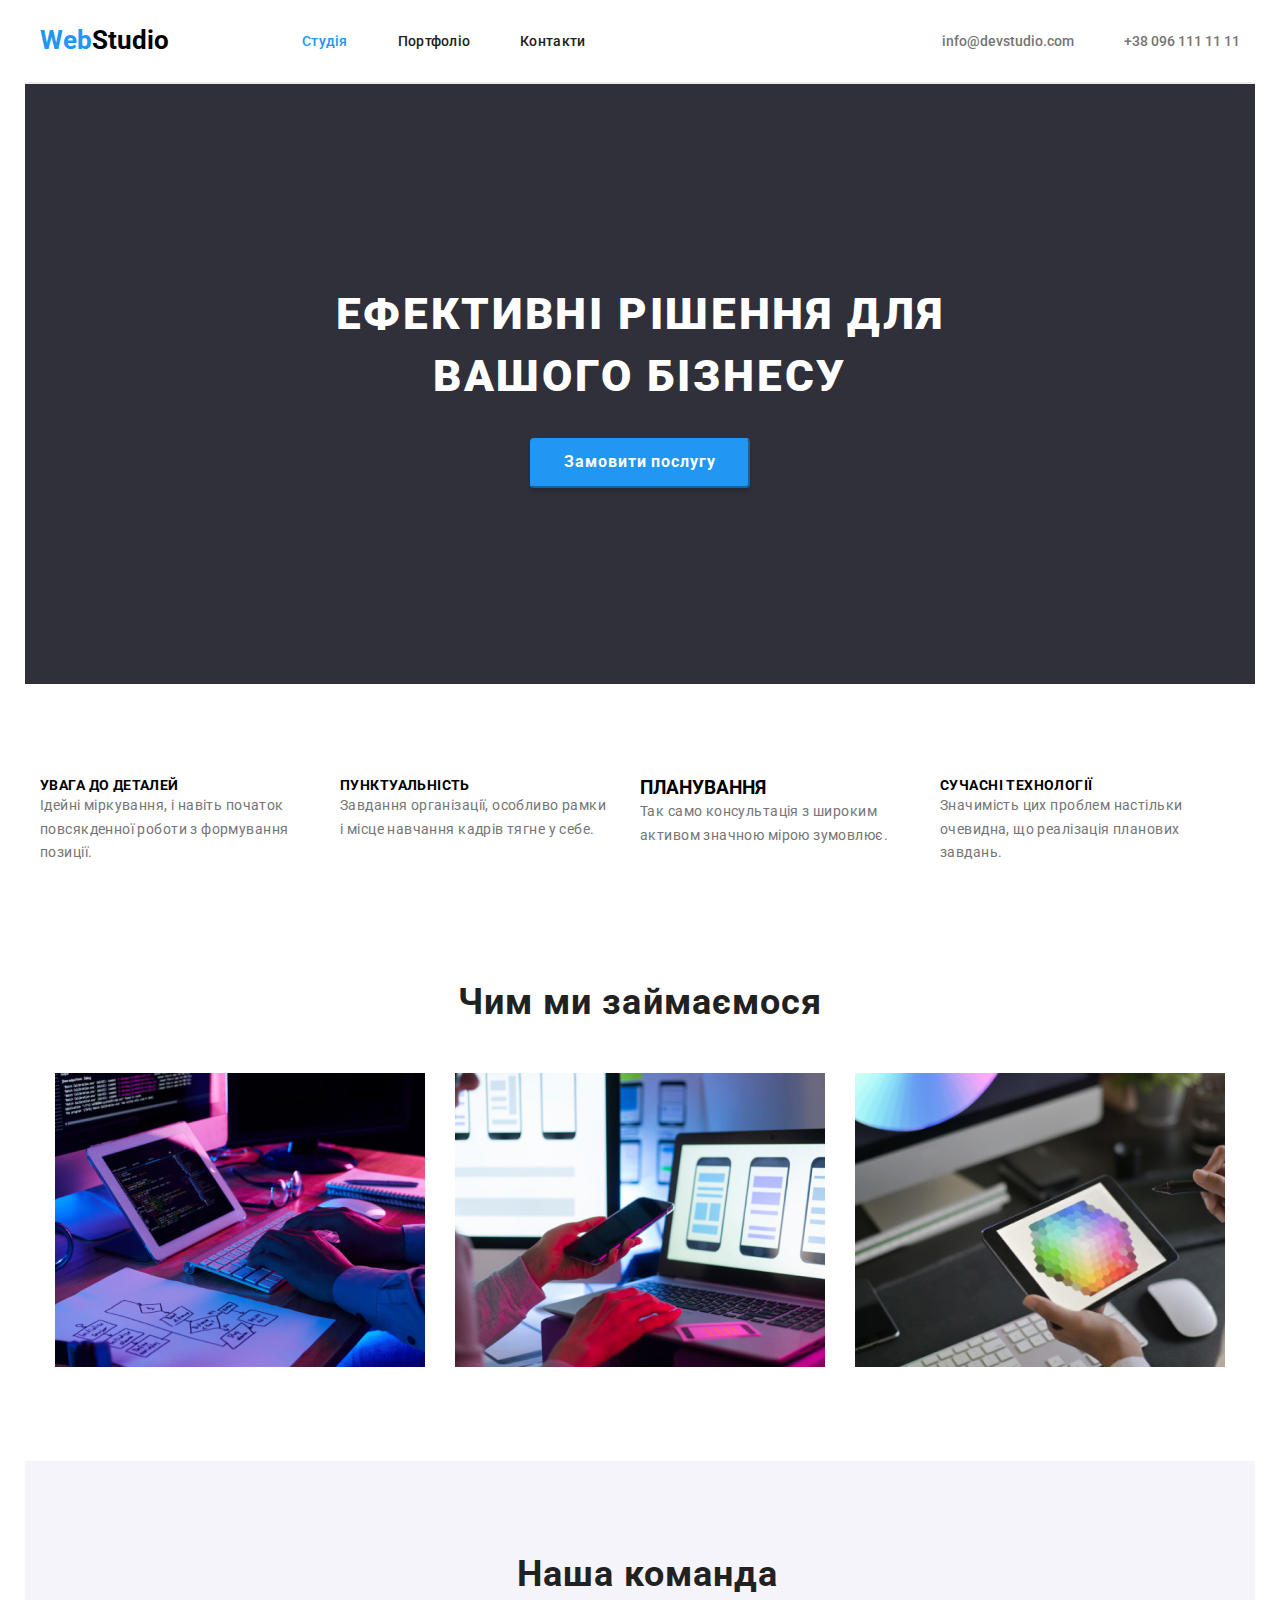
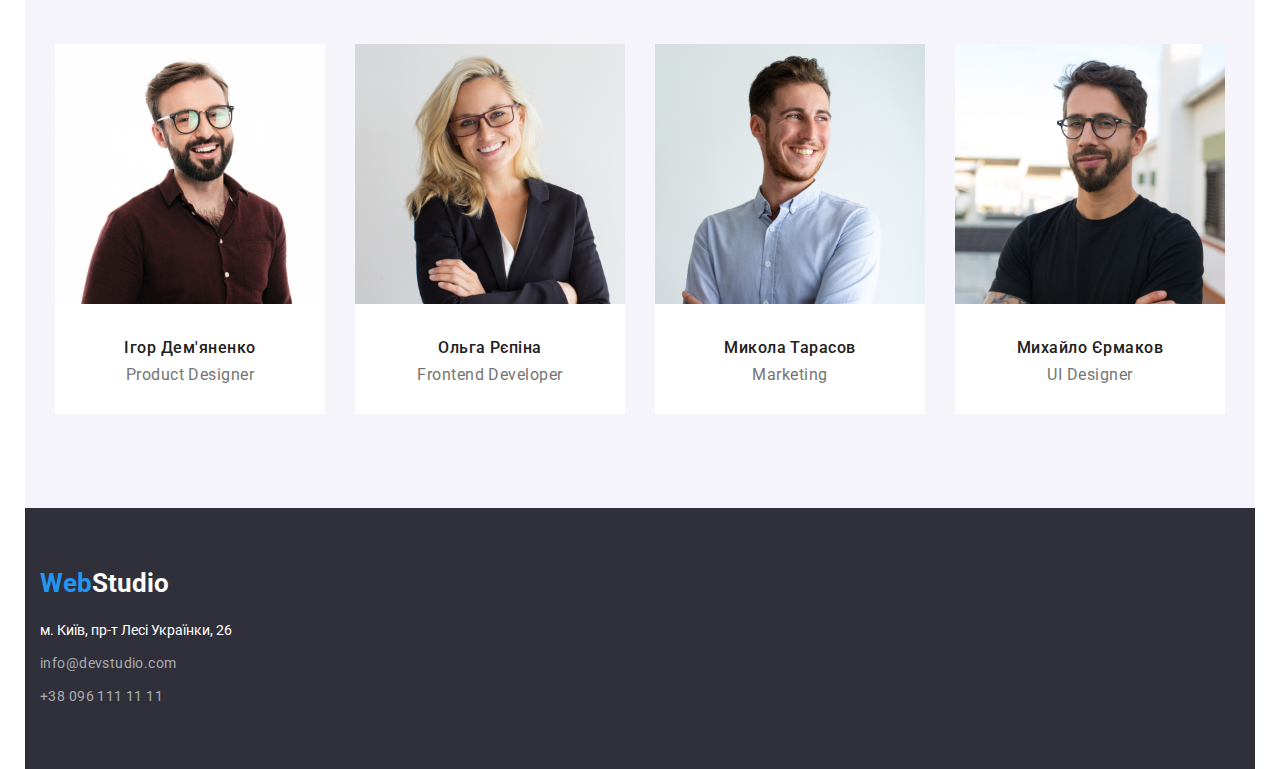
<file: index.html>
<!DOCTYPE html>
<html lang="uk">
<head>
    <meta charset="UTF-8">
    <meta http-equiv="X-UA-Compatible" content="IE=edge">
    <meta name="viewport" content="width=device-width, initial-scale=1.0">
    <link rel="preconnect" href="https://fonts.googleapis.com">
    <link rel="preconnect" href="https://fonts.gstatic.com" crossorigin>
    <link href="https://fonts.googleapis.com/css2?family=Raleway:wght@700&family=Roboto:wght@400;500;700;900&display=swap"
        rel="stylesheet">
        <link rel="stylesheet" href="https://cdnjs.cloudflare.com/ajax/libs/modern-normalize/1.1.0/modern-normalize.min.css">
        <title>A document with a short head</title>
    
    <link rel="stylesheet" href="./css/styles.css">

</head>

<body>
    
    <header class="page-header">
        <div class="container main-nav">
        <div class="logo"> 
            <a class="logo-link" href="./index.html">Web<span class="logo-header">Studio</span>
        </a>
        </div>
    <nav>
        <a href="./index.html">
       </a>
   
         <ul class="nav">
            <li class="nav-item"><a href="./index.html" class="nav-link current">Студія</a> </li>
            <li class="nav-item"><a href="./portfolio.html" class="nav-link-portfolio">Портфоліо</a> </li>
            <li class="nav-item"><a href="" class="link">Контакти</a> </li>
         </ul>
    </nav>
         <ul class="li-item"> 
            <li class="item"><a href="mailto:info@devstudio.com" class="link-tel">info@devstudio.com</a></li>   
             <li class="item"><a href="tel:+380961111111" class="link-tel">+38 096 111 11 11</a></li>
         </ul>
        </div>
    </header>
   
    <main> 
         
        <section class="section-hero">
         <div class="container-hero"> 
            <h1 class="title-hero">ЕФЕКТИВНІ РІШЕННЯ ДЛЯ <br> ВАШОГО БІЗНЕСУ</h1>
       
            <button type="button" class="header-btn">Замовити послугу</button>
        </div>
       </section>
       
    <section class="title-section">
        <div class="container-text">
        <ul class="title-section-ul-text">
           
            <li class="title-section-li">
            <h3 class="section-title">УВАГА ДО ДЕТАЛЕЙ</h3>
            <p class="section-text">Ідейні міркування, і навіть початок <br> повсякденної роботи з формування позиції.</p>
            </li>
                       
            <li class="title-section-li">
            <h3 class="section-title">ПУНКТУАЛЬНІСТЬ</h3>
            <p class="section-text">Завдання організації, особливо рамки <br> і місце навчання кадрів тягне у себе.</p>
            </li>
            

            <li class="title-section-li">
            <h3 class="section-title-li">ПЛАНУВАННЯ</h3>
            <p class="section-text">Так само консультація з широким <br> активом значною мірою зумовлює.</p>
            </li>
            
            <li class="title-section-li">
            <h3 class="section-title">СУЧАСНІ ТЕХНОЛОГІЇ</h3>
            <p class="section-text">Значимість цих проблем настільки <br> очевидна, що реалізація планових завдань.</p>
            </li>
            
        </ul>
        </div>
    </section>

    <section>
        <div class="container">      
        <h2 class="title">Чим ми займаємося</h2>
         <ul class="container-img">
                <li class="container-img-item"> 
                <img src="./images/img1.jpg" alt="Пишемо код на планшеті" width="370"> 
                </li>
                
                <li class="container-img-item">
                 <img src="./images/img2.jpg" alt="Пишемо код для мобільних телефонів" width="370">
                </li>
                
                <li class="container-img-item"> 
                <img src="./images/img3.jpg" alt="Робота з планшетом" width="370">
                </li>
         </ul> 
        </div>
    </section>

    <section class="section-persons">
        <div class="container-persons">
            <h2 class="title our-title">Наша команда</h2>
         <ul class="ul-persons">
                <li class="persons"> 
                   <img src="./images/a/img1.jpg" alt="Ігор Дем'яненко" width="270"> 
                   <h3 class="title-person">Ігор Дем'яненко</h3>
                   <p class="title-person-detail">Product Designer</p>
                </li>

                <li class="persons">
                    <img src="./images/a/img2.jpg" alt="Ольга Рєпіна" width="270">
                    <h3 class="title-person">Ольга Рєпіна</h3>
                    <p class="title-person-detail">Frontend Developer</p>
                </li>
               
                <li class="persons">
                    <img src="./images/a/img3.jpg" alt="Микола Тарасов" width="270">
                    <h3 class="title-person">Микола Тарасов</h3>
                    <p class="title-person-detail">Marketing</p>
                </li>
               
                <li class="persons">
                    <img src="./images/a/img4.jpg" alt="Михайло Єрмаков" width="270">
                    <h3 class="title-person">Михайло Єрмаков</h3>
                    <p class="title-person-detail">UI Designer</p>
                </li>

         </ul>  
        </div>
    </section>
   
    </main>

    <footer class="footer-color">
        <div class="container-footer">
        <a href="./index.html" class="logo-link address">Web<span class="logo-header-footer address">Studio</span></a>
        <address>
           
            <ul class="footer-ul">
                
                <li class="address-li">
                   <a href="https://www.google.com.ua/maps/place/" target="_blank" rel="noopener norefferer nofollow" class="address-link"> 
                    м. Київ, пр-т Лесі Українки, 26
                     
                   </a>
                </li> 

                <li class="address-li">
                     <a href="mailto:info@devstudio.com" class="footer-link">info@devstudio.com</a>
                 </li>
                
                 <li class="address-lin">
                <a href="tel:+380961111111" class="footer-link">+38 096 111 11 11</a>
                </li>

            </ul>
        </address>
        </div>
    </footer>
</body>
</html>
</file>
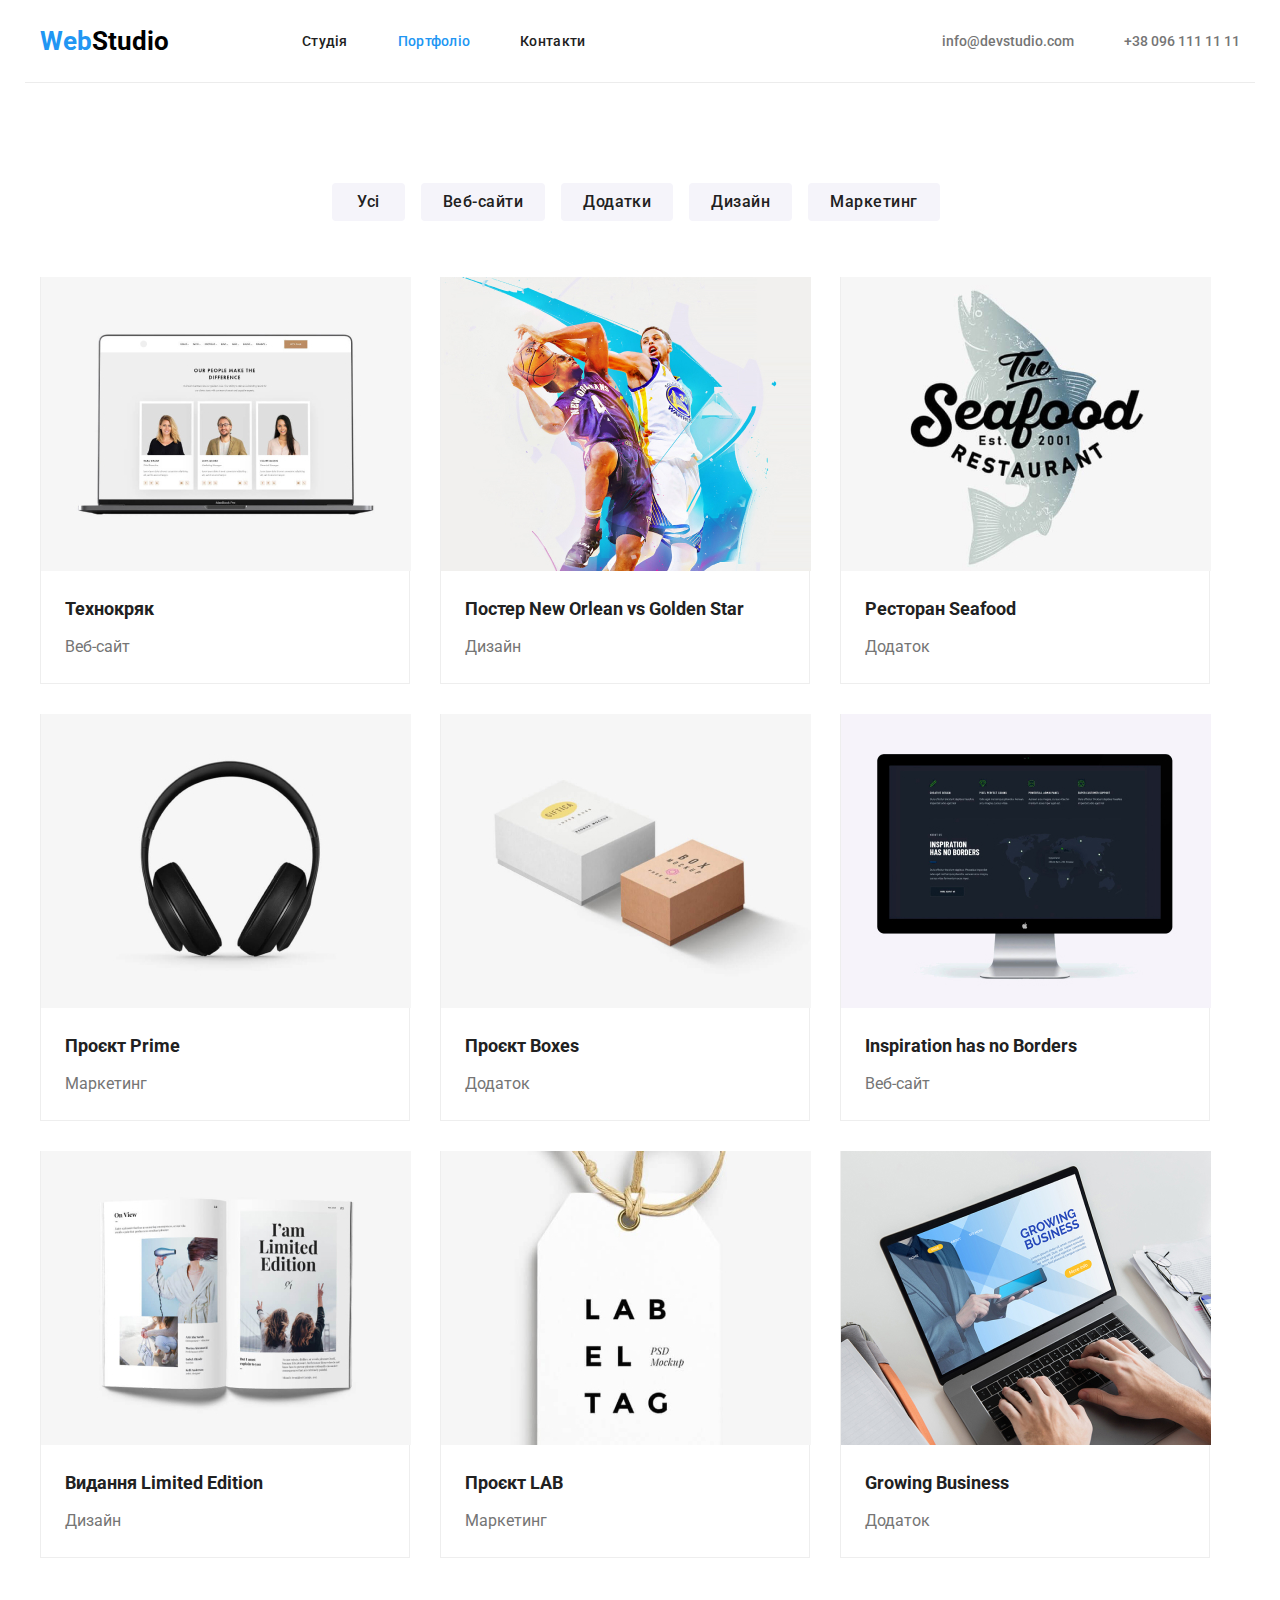
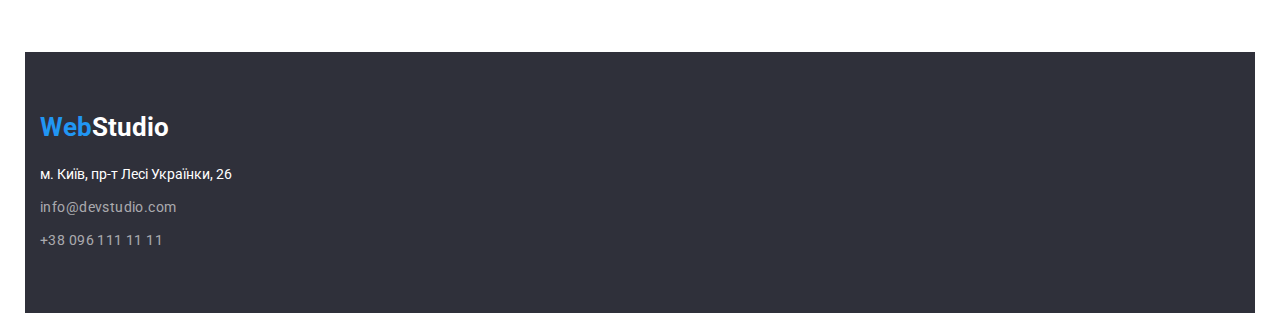
<file: portfolio.html>
<!DOCTYPE html>
<html lang="uk">

<head>
    <meta charset="UTF-8">
    <meta http-equiv="X-UA-Compatible" content="IE=edge">
    <meta name="viewport" content="width=device-width, initial-scale=1.0">
    <link rel="preconnect" href="https://fonts.googleapis.com">
    <link rel="preconnect" href="https://fonts.gstatic.com" crossorigin>
    <link href="https://fonts.googleapis.com/css2?family=Raleway:wght@700&family=Roboto:wght@400;500;700;900&display=swap"
        rel="stylesheet">
        <link rel="stylesheet" href="https://cdnjs.cloudflare.com/ajax/libs/modern-normalize/1.1.0/modern-normalize.min.css">
    <title>A document with a short head</title>
    <link rel="stylesheet" href="./css/styles.css">
</head>

<body>

    <header>
        <div class="container main-nav"> 
            <a href="./index.html" class="logo-link">Web<span class="logo-header">Studio</span></a>
        <nav>
                         
            <ul class="nav">
                <li class="nav-item"><a href="./index.html" class="nav-link">Студія</a> </li>
                <li class="nav-item"><a href="./portfolio.html" class="nav-link-portfolio current">Портфоліо</a> </li>
                <li class="nav-item"><a href="" class="link">Контакти</a> </li>
            </ul>
        </nav>
        <ul class="nav item-tel">
            <li class="item"><a href="mailto:info@devstudio.com" class="link-tel">info@devstudio.com</a></li>
            <li class="item"><a href="tel:+380961111111" class="link-tel">+38 096 111 11 11</a></li>
        </ul>
    </div>
    </header>

    <main>

    <section class="section-background">
           <!--<h2>Наші проекти</h2>--> 
        
           <ul class="button">
            <li class="item">
                <button type="button" class="section-btn all-button">Усі</button>
             </li> 

            <li class="item">
                <button type="button" class="section-btn">Веб-сайти</button>
            </li> 

            <li class="item">
                <button type="button" class="section-btn">Додатки</button>
            </li>
            
            <li class="item">
                <button type="button" class="section-btn">Дизайн</button>
            </li> 

            <li class="item">
                <button type="button" class="section-btn">Маркетинг</button>
            </li>
            
              
         </ul>
        
        <div class="container"> 
         <ul class="container-ul">
            
            <li class="flex-container">
                <img src="./images/images-portfolio/img1.jpg" alt="Технокряк" width="370">
                <div class="flex-container-img"> 
                <h3 class="title-work">Технокряк</h3>
                <p class="work-all">Веб-сайт</p>
                </div>
            </li>
           
            <li class="flex-container">
                <img src="./images/images-portfolio/img2.jpg" alt="Постер New Orlean vs Golden Star" width="370">
                <div class="flex-container-img">
                <h3 class="title-work">Постер New Orlean vs Golden Star</h3>
                <p class="work-all">Дизайн</p>
                </div>
            </li>

            <li class="flex-container">
                <img src="./images/images-portfolio/img3.jpg" alt="Ресторан Seafood" width="370">
                <div class="flex-container-img">
                <h3 class="title-work">Ресторан Seafood</h3>
                <p class="work-all">Додаток</p>
                </div>
            </li>

            <li class="flex-container">
                <img src="./images/images-portfolio/img4.jpg" alt="Проєкт Prime" width="370">
                <div class="flex-container-img">
                <h3 class="title-work">Проєкт Prime</h3>
                <p class="work-all">Маркетинг</p>
                </div>
            </li>

            <li class="flex-container">
                <img src="./images/images-portfolio/img5.jpg" alt="Проєкт Boxes" width="370">
                <div class="flex-container-img">
                <h3 class="title-work">Проєкт Boxes</h3>
                <p class="work-all">Додаток</p>
                </div>
            </li>

            <li class="flex-container">
                <img src="./images/images-portfolio/img6.jpg" alt="Inspiration has no Borders" width="370">
                <div class="flex-container-img">
                <h3 class="title-work">Inspiration has no Borders</h3>
                <p class="work-all">Веб-сайт</p>
                </div>
            </li>

            <li class="flex-container">
                <img src="./images/images-portfolio/img7.jpg" alt="Видання Limited Edition" width="370">
                <div class="flex-container-img">
                <h3 class="title-work">Видання Limited Edition</h3>
                <p class="work-all">Дизайн</p>
                </div>
            </li>

            <li class="flex-container">
                <img src="./images/images-portfolio/img8.jpg" alt="Проєкт LAB" width="370">
                <div class="flex-container-img">
                <h3 class="title-work">Проєкт LAB</h3>
                <p class="work-all">Маркетинг</p>
                </div>
            </li>

            <li class="flex-container">
                <img src="./images/images-portfolio/img9.jpg" alt="Growing Business" width="370">
                <div class="flex-container-img">
                <h3 class="title-work">Growing Business</h3>
                <p class="work-all">Додаток</p>
                </div>
            </li>

         </ul>
        </div>
    </section>

    </main>

    <footer class="footer-color">
        <div class="container-footer">
            <a href="./index.html" class="logo-link address">Web<span class="logo-header-footer address">Studio</span></a>
            <address>
    
                <ul class="footer-ul">
    
                    <li class="address-li">
                        <a href="https://www.google.com.ua/maps/place/" target="_blank" rel="noopener norefferer nofollow"
                            class="address-link">
                            м. Київ, пр-т Лесі Українки, 26
    
                        </a>
                    </li>
    
                    <li class="address-li">
                        <a href="mailto:info@devstudio.com" class="footer-link">info@devstudio.com</a>
                    </li>
    
                    <li class="address-lin">
                        <a href="tel:+380961111111" class="footer-link">+38 096 111 11 11</a>
                    </li>
    
                </ul>
            </address>
        </div>
    </footer>
</body>

</html>
</file>
<file: css/styles.css>
/* колір основного тексту  #757575;*/
/* вторичний колір #212121;*/
/* колір фону #F5F5F5;*/
/* білий колір #FFFFFF;*/ 
/* акцент #2196F3;*/
/* колір контактів rgba(255, 255, 255, 0.6);*/

:root {
    --primary-color: #757575;
    --link-color: #212121;
    --secondary-text-color: #212121;
}
body {
    font-family: 'Roboto', sans-serif; 
    color: var(--primary-color)
    var(--secondary-text-color)
    text-decoration: none;
    font-weight: 500;
    font-style: normal;
    margin: 0;
    
}

html {
    box-sizing: border-box;
}

*,
*::before
*::after {
    box-sizing: inherit;
}

a {
    font-weight: 500;
    text-decoration: none; 
    font-size: 14px;
    line-height: 1.1;
}

ul {
    list-style: none;
    margin-top: 0;
    margin-bottom: 0;
    
}

.link:hover {
    color: #2196F3;
}

.link:focus {
    color: #2196F3;
}   

.nav-link:hover {
    color: #2196F3;
}

.nav-link:focus {
    color: #2196F3;
}

.nav {

    background-color: #FFFFFF;
    display: flex;
    margin-left: 93px;
    margin-top: 32px;
    margin-bottom: 32px;
}

.nav .li {
    margin-right: 50px;

}
.nav-link-portfolio  {
    color: #212121;
    text-decoration: none;
    font-weight: 500;
    font-size: 14px;
    line-height: 1.1;
    letter-spacing: 0.02em;
}

.nav-link-portfolio:hover {
    color: #2196F3;
}

.nav-link-portfolio:focus {
    color: #2196F3;
}

.link-tel {
    color: #757575;
    display: flex;
}

.link-tel:hover {
    color: #2196F3;
}

.footer-link:hover {
    color: #2196F3;
}

.footer-link:focus {
    color: #2196F3;
}

.logo-link {
color: #2196F3;
text-decoration: none;
font-size: 26px;
line-height: 1.2;
font-weight: 700;

}

.logo-header {
    color: black;
    font-size: 26px;
    line-height: 1.2;
    font-weight: 700;
}

.logo-header-footer {
    color: #FFFFFF;
    line-height: 1.1;
}

.link {
    color: #212121;
    text-decoration: none; 
    font-weight: 500;
    font-size: 14px;
    line-height: 1.1;
    letter-spacing: 0.02em;
    
    }
    
.nav-link {
    color: #212121;
    text-decoration: none;
    font-size: 14px;
    line-height: 1.1;
    font-weight: 500;
    letter-spacing: 0.02em;
}

.nav .nav-link.current {
    color: #2196F3;
}

.nav .nav-link-portfolio.current {
    color: #2196F3;
}


.section-hero {
    background: #2F303A;
    height: 600px;
    width: 1230px;
    margin-left: auto;
    margin-right: auto;
}

.title-hero {
    color: #FFFFFF;
    font-style: normal;
    font-weight: 900;
    font-size: 44px;
    line-height: 1.4;
    text-align: center;
    letter-spacing: 0.06em;
    text-transform: uppercase;
    padding-left: 0;
    padding-right: 0;
}

.section-title {
    font-style: normal;
    font-weight: 700;
    font-size: 14px;
    line-height: 1.1;
    letter-spacing: 0.03em;
     text-transform: uppercase;

    display: flex;
    flex-wrap: wrap;
}

.section-text {
    font-style: normal;
    font-weight: 400;
    font-size: 14px;
    line-height: 1.7;
    letter-spacing: 0.03em;
    color: #757575;
    width: 270px;

}

.title {
    font-style: normal;
    font-weight: 700;
    font-size: 36px;
    line-height: 1.1;
    text-align: center;
    letter-spacing: 0.03em;
    color: #212121;
    margin-bottom: 50px;
        
}

.ul-persons {
    background: #F5F4FA;
}

.persons {
background: #FFFFFF;
margin-right: 30px;
}

.persons:nth-child(4n){
margin-right: 0;

}

.title-person {
    font-style: normal;
    font-weight: 500;
    font-size: 16px;
    line-height: 1.1;
    text-align: center;
    letter-spacing: 0.03em;
    color: #212121;

    padding-top: 30px;
}

.title-person-detail {
    font-style: normal;
    font-weight: 400;
    font-size: 16px;
    line-height: 1.1;
    text-align: center;
    letter-spacing: 0.03em;
    color: #757575;

    padding-top: 10px;
    padding-bottom: 30px;

}

.section-btn {
    display: inline-block;
    color:var(--secondary-text-color);
    text-align: center;
    letter-spacing: 0.03em;
    cursor: pointer;
    font-weight: 500;
    font-size: 16px;
    line-height: 1.6;
    background: #F5F4FA;
    border-radius: 4px;
    font-family: 'Roboto', sans-serif;
    text-decoration: none;
    display: flex;

    padding-top: 6px;
    padding-bottom: 6px;
    padding-left: 22px;
    padding-right: 22px;
    border: rgba(0, 0, 0, 0.5)
        
} 

.all-button {
    padding-top: 6px;
    padding-bottom: 6px;
    padding-left: 25px;
    padding-right: 25px;
}

.section-btn:hover {
background: #2196F3;

}

.section-btn:focus {
    color: #FFFFFF;
    background-color: #2196F3;
}


.section-btn-all {
    color: #FFFFFF;
    background: #2196F3;
    box-shadow: 0px 3px 1px rgba(0, 0, 0, 0.1), 0px 1px 2px rgba(0, 0, 0, 0.08), 0px 2px 2px rgba(0, 0, 0, 0.12);
    cursor: pointer;
    font-weight: 500;
    font-size: 16px;
    line-height: 1.6;
}

.section-btn-all:hover {
    color: #008000;
   
}

.section-btn-all:focus {
    color: rgb(223, 154, 26);
}

.title-work {
    color: #212121;
    font-weight: 700;
    font-size: 18px;
    line-height: 2.0;
   
}

.work-all {
    font-weight: 400;
    font-size: 16px;
    line-height: 2.0;
    color: #757575;

    padding-top: 4px;
}

.section-background {
    background-color: #FFFFFF;
}

/*footer*/
.footer-color {
    background-color:#2F303A;
    width: 1230px;
    margin-left: auto;
    margin-right: auto;

}

.footer-link {
    color: rgba(255, 255, 255, 0.6);
    font-style: normal;
    font-weight: 400;
    font-size: 14px;
    line-height: 1.7;
    letter-spacing: 0.03em;
}

.address-link {
    color: #FFFFFF;
    font-style: normal;
    font-weight: 400;
    font-size: 14px;
    line-height: 1.7;

    }

  
.header-btn {
    display: flex;
    margin-right: auto;
    margin-left: auto;
    
    align-items: center;
    text-align: center;
    letter-spacing: 0.06em;
    background: #2196F3;
    box-shadow: 0px 4px 4px rgba(0, 0, 0, 0.15);
    color: #FFFFFF;
    cursor: pointer; 
    font-style: normal;
    font-weight: 700;
    font-size: 16px;
    line-height: 1.9;
    border-radius: 4px;
    --width: 216px;
    height: 50px;
    left: 692px;
    top: 430px;
    border-color: #2196F3;
    padding: 10px 32px;


}

.container {
    width: 1230px;
    padding-left: 15px;
    padding-right: 15px;
    margin-left: auto;
    margin-right: auto;
    margin-bottom: 94px;
    
}

h1, h2, h3 {
    margin-top: 0;
    margin-bottom: 0;
    margin-right: 0;
}


p {
    margin-top: 0;
    margin-bottom: 0;
    margin-right: 0;
}
h1 {
    padding-top: 200px;
    margin-left: auto;
    margin-right: auto;

}

.logo {
margin-top: 24px;
margin-bottom: 25px;
}

.button {
    display: flex;
    margin-top: 94px;
    margin-left: auto;
    margin-right: auto;
    text-align: center;
    justify-content: center;
    padding-left: 22px;
    padding-right: 22px;
    padding-top: 6px;
    padding-bottom: 6px;
    border-color: #F5F4FA;
}

.div-button {
    display: inline-block;
    margin-left: auto;
    margin-right: auto;
}

.section-hero > li {
    margin-bottom: 94px;
        
}
    

.logo-link, .logo-header {
display: inline-block;
}

.section-background .section-btn {
display: block;
margin-right: 8px;
margin-bottom: 50px;

}


.li .section-btn {
    display: flex;
}

.page-header { 
    display: flex;
    align-items: center;
    border-bottom: 1px solid #ECECEC;
    width: 1230px;
    margin-left: auto;
    margin-right: auto;
}

.li-item {
    display: flex;
    margin-left: auto;
    margin-top: 32px;
    margin-bottom: 32px;
    border-color: #F5F4FA;
}

.item-tel {
    margin-left: auto;
}

.li-item .item + .item {
    margin-left: 50px;
}

.nav .nav-item + .nav-item {
    margin-left: 50px;
}

.nav .item+.item {
    margin-left: 50px;
}

.main-nav {
    display: flex;
    align-items: center;
    margin-bottom: 0;
    border-bottom: 1px solid #ECECEC;

}

.button .item + .item {
    margin-left: 8px;
}

.container-ul {
   display: flex;
   flex-wrap: wrap;
   padding-left: 0;
}

.text {
   display: flex;
   flex-wrap: wrap;

}

.title-section {
   
   margin-left: auto;
   margin-right: auto;
   margin-bottom: 118px;
   width: 1230px;
   padding-left: 15px;
   padding-right: 15px;
   
}

.flex-container {
   width: 370px;
   margin-right: 30px;
   margin-bottom: 30px;
   display: flex;
   flex-wrap: wrap;
   
   border-bottom: 1px solid #EEEEEE;
   border-left: 1px solid #EEEEEE;
   border-right: 1px solid #EEEEEE;
}

.flex-container:nth-child(3n) {
    margin-right: 0;
    

}

.flex-container:nth-last-child(-n+3) {
    margin-bottom: 0;

}

h1 {
    margin-bottom: 30px;
}

.container-text {
    
    display: flex;
    flex-wrap: wrap;
    margin-top: 94px;
   
}

.title-section-ul-text {
    display: flex;
    flex-wrap: wrap;
    
    padding-left: 0;

}

.title-section-li {
    margin-right: 30px;
}

.title-section-li:nth-child(4n) {
    margin-right: 0;
}

.container-img {
    display: flex;
    flex-wrap: wrap;
    width: calc(100 / 3);
    padding-left: 15px;
       
}

.container-img-item {
    margin-right: 30px;
    height: 294px;
       
}

.container-img-item:nth-child(3n) {
    margin-right: 0;
}

.ul-persons {
    display: flex;
    
    width: calc((100%-90px) / 4);
    margin-right: 30px;
    padding-left: 0;
   
    padding-bottom: 94px;
   
}

.ul-persons:nth-child(4n) {
    margin-right: 0;
}


.container-persons { 
   width: 1230px;
   
   padding-left: 30px;
   padding-right: 15px;
   margin-left: auto;
   margin-right: auto;
   background-color: #F5F4FA;
}

.container-footer {
    margin-left: 0;
    padding-left: 15px;
   
}

.footer-ul {
padding-left: 0;
}

.address {
    margin-top: 60px;
    margin-bottom: 20px;
}

.address-li {
    margin-bottom: 9px;
}

.address-lin {
    padding-bottom: 60px;
}

.our-title {
    padding-top: 94px;
}

.flex-container-img {
    padding-left: 24px;
    padding-right: 24px;
    margin-top: 20px;
    margin-bottom: 20px;
   
}
</file>
